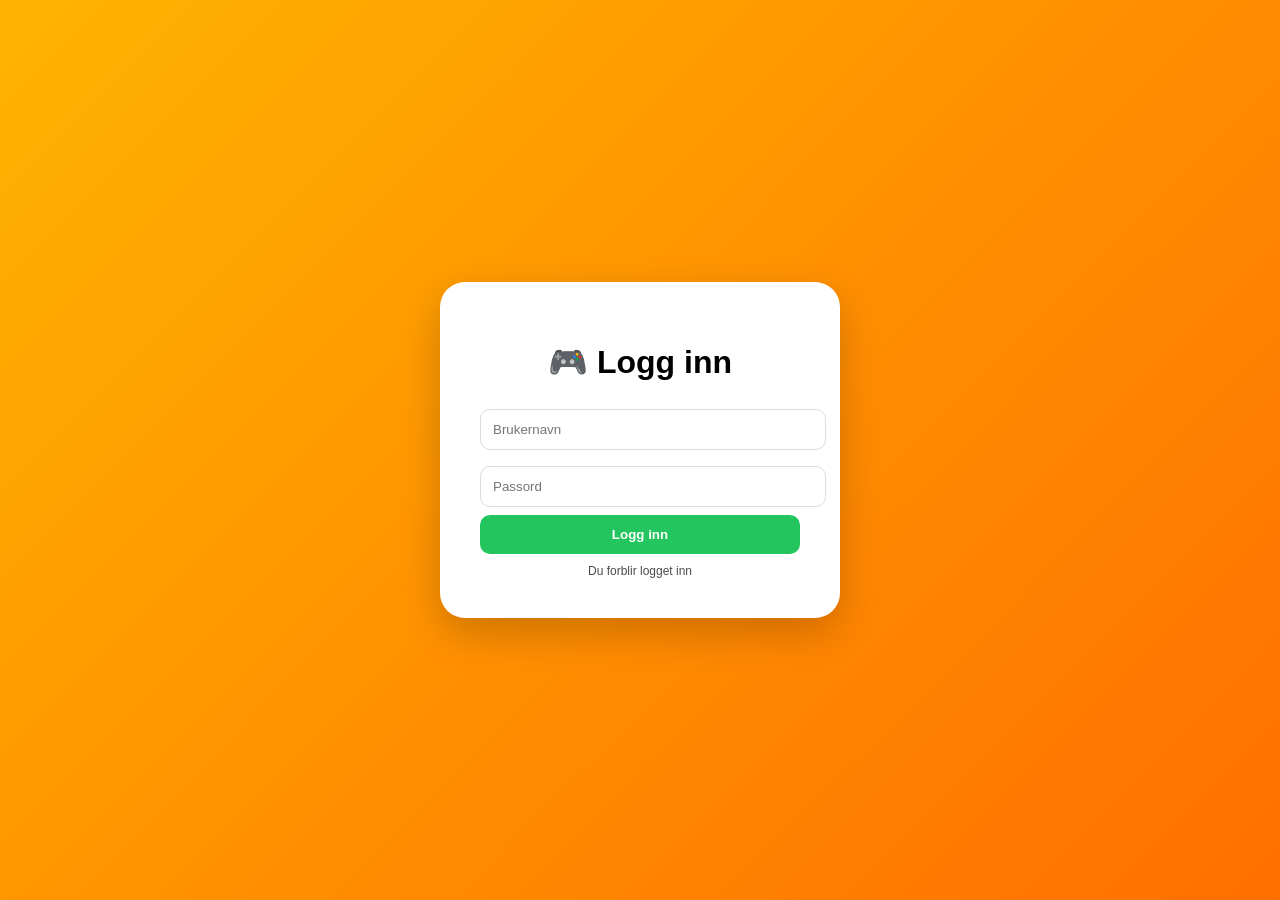
<file: index.html>
<!DOCTYPE html>
<html lang="no">
<head>
<meta charset="UTF-8">
<meta name="viewport" content="width=device-width, initial-scale=1.0">
<title>Logg inn</title>

<style>
body {
    margin: 0;
    height: 100vh;
    display: flex;
    justify-content: center;
    align-items: center;
    font-family: Arial;
    background: linear-gradient(135deg,#ffb300,#ff6f00);
}

.card {
    background: white;
    padding: 40px;
    border-radius: 25px;
    width: 320px;
    text-align: center;
    box-shadow: 0 15px 40px rgba(0,0,0,0.2);
}

h1 {
    margin-bottom: 20px;
}

input {
    width: 100%;
    padding: 12px;
    margin: 8px 0;
    border-radius: 10px;
    border: 1px solid #ddd;
}

button {
    width: 100%;
    padding: 12px;
    border: none;
    border-radius: 10px;
    background: #22c55e;
    color: white;
    font-weight: bold;
    cursor: pointer;
}

button:hover {
    background: #16a34a;
}

.small {
    margin-top: 10px;
    font-size: 12px;
    opacity: 0.7;
}
</style>
</head>

<body>

<div class="card">
    <h1>🎮 Logg inn</h1>

    <input id="name" placeholder="Brukernavn">
    <input id="code" placeholder="Passord">

    <button onclick="login()">Logg inn</button>

    <div class="small">Du forblir logget inn</div>
</div>

<script>
function login() {
    const name = document.getElementById("name").value;
    const code = document.getElementById("code").value;

    if (!name || !code) {
        alert("Skriv inn alt!");
        return;
    }

    // lagre login (PERMANENT)
    localStorage.setItem("loggedIn", "true");
    localStorage.setItem("user", name);

    // gå til hovedside
    window.location.href = "home.html";
}

// AUTO LOGIN (hvis allerede logget inn)
if (localStorage.getItem("loggedIn") === "true") {
    window.location.href = "home.html";
}
</script>

</body>
</html>
</file>
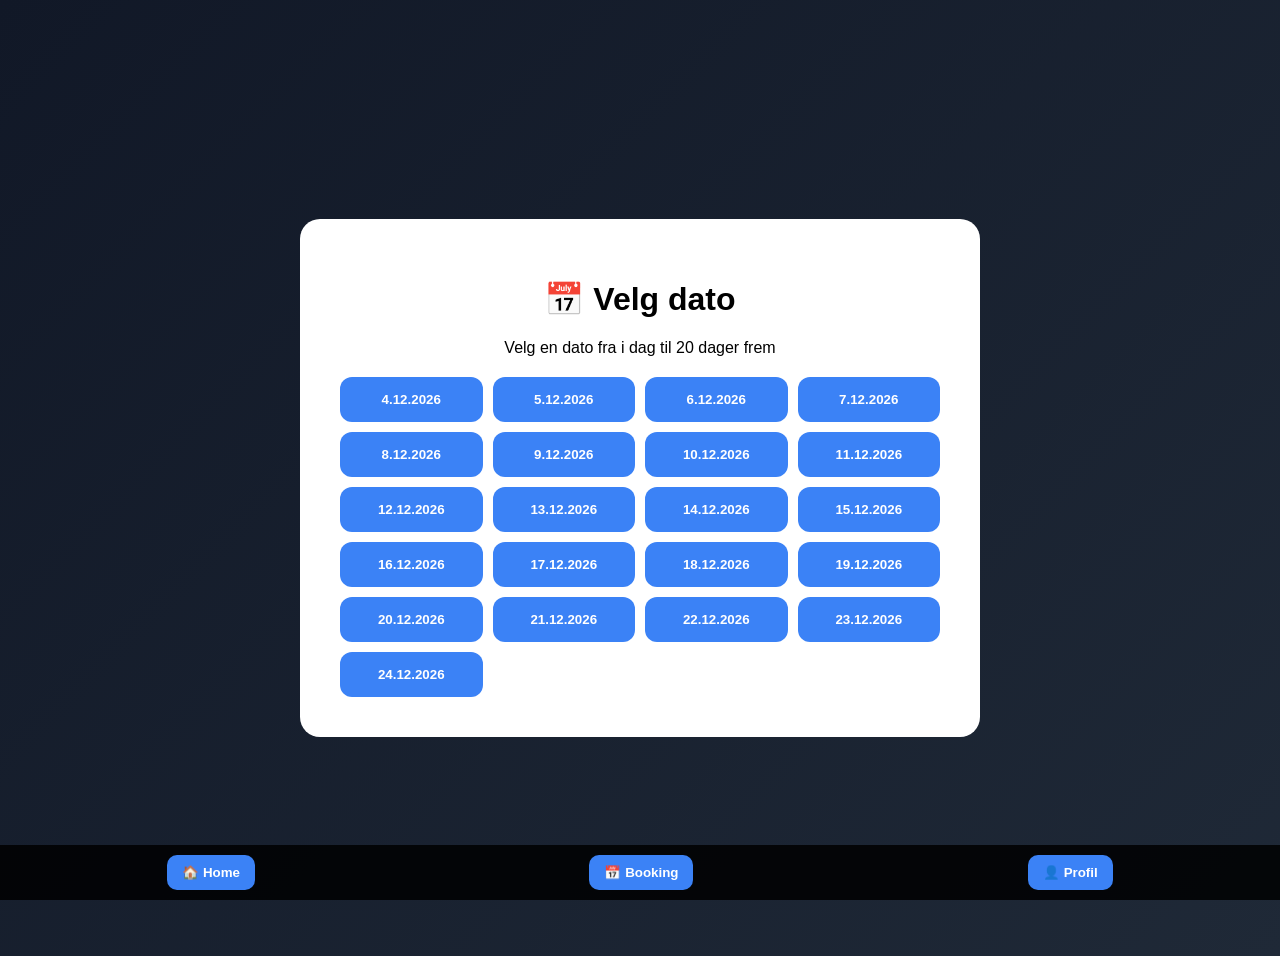
<file: booking.html>
<!DOCTYPE html>
<html lang="no">
<head>
<meta charset="UTF-8">
<meta name="viewport" content="width=device-width, initial-scale=1.0">
<title>Velg dato</title>

<style>
body {
    font-family: Arial;
    background: linear-gradient(135deg,#111827,#1f2937);
    display:flex;
    justify-content:center;
    align-items:center;
    min-height:100vh;
    padding:20px;
}

.card {
    background:white;
    padding:40px;
    border-radius:20px;
    text-align:center;
    width:100%;
    max-width:600px;
}

#dates {
    display:grid;
    grid-template-columns:repeat(auto-fit,minmax(120px,1fr));
    gap:10px;
    margin-top:20px;
}

.date-btn {
    padding:15px;
    border:none;
    border-radius:12px;
    background:#3b82f6;
    color:white;
    font-weight:bold;
    cursor:pointer;
}

.date-btn:hover {
    background:#2563eb;
}

/* 🔥 LAGT TIL (bare for at baren funker) */
.bottom-bar {
    position: fixed;
    bottom: 0;
    left: 0;
    width: 100%;
    background: rgba(0,0,0,0.85);
    display: flex;
    justify-content: space-around;
    padding: 10px 0;
}

.bottom-bar button {
    background: #3b82f6;
    border: none;
    padding: 10px 15px;
    border-radius: 10px;
    color: white;
    font-weight: bold;
    cursor: pointer;
}
</style>
</head>

<body>

<div class="card">
    <h1>📅 Velg dato</h1>
    <p>Velg en dato fra i dag til 20 dager frem</p>

    <div id="dates"></div>
</div>

<script>
const container = document.getElementById("dates");

for (let i = 0; i <= 20; i++) {
    const date = new Date();
    date.setDate(date.getDate() + i);

    const pretty = date.toLocaleDateString("no-NO");
    const iso = date.toISOString().split("T")[0];

    const btn = document.createElement("button");
    btn.className = "date-btn";
    btn.innerText = pretty;

    btn.onclick = () => {
        localStorage.setItem("dato", pretty);
        localStorage.setItem("datoISO", iso);

        window.location.href = "tid.html";
    };

    container.appendChild(btn);
}
</script>

<!-- 🔥 BUNN-BAR (samme design, bare lagt til JS funksjoner senere) -->
<div class="bottom-bar">
    <button onclick="goHome()">🏠 Home</button>
    <button onclick="goBooking()">📅 Booking</button>
    <button onclick="goProfile()">👤 Profil</button>
</div>

<!-- 🔥 LAGT TIL JS (må være for at knappene virker) -->
<script>
function goHome() {
    window.location.href = "home.html";
}

function goBooking() {
    window.location.href = "booking.html";
}

function goProfile() {
    window.location.href = "profil.html";
}
</script>

</body>
</html>
</file>
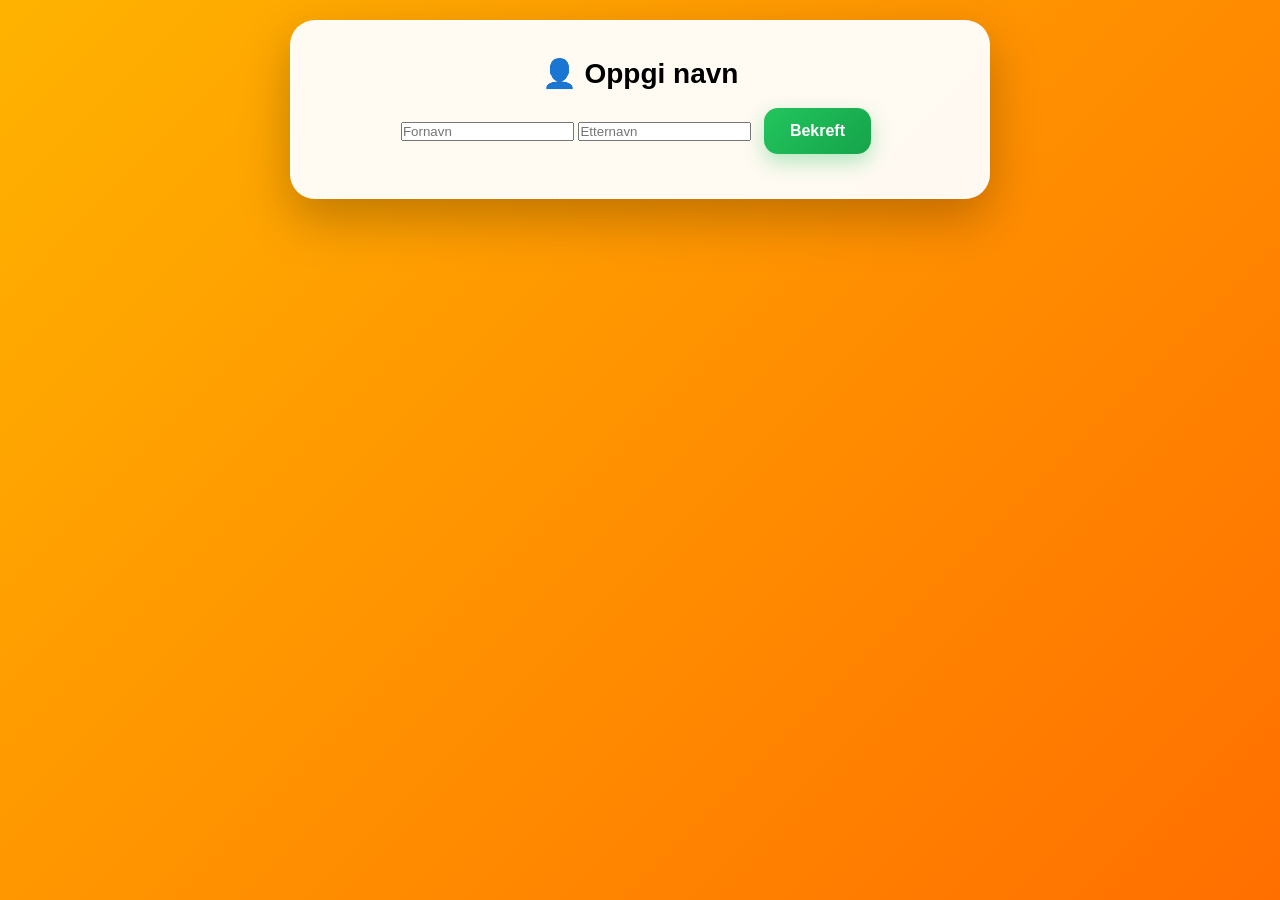
<file: details.html>
<!DOCTYPE html>
<html lang="no">
<head>
<meta charset="UTF-8">
<meta name="viewport" content="width=device-width, initial-scale=1.0">
<title>Dine opplysninger</title>
<link rel="stylesheet" href="style.css">
</head>
<body>

<div class="card">
    <h1>👤 Oppgi navn</h1>

    <input id="firstName" type="text" placeholder="Fornavn">
    <input id="lastName" type="text" placeholder="Etternavn">

    <button class="btn yes" onclick="saveData()">
        Bekreft
    </button>
</div>

<script>
function saveData() {

    const first = document.getElementById("firstName").value;
    const last = document.getElementById("lastName").value;

    if(!first || !last){
        alert("Fyll inn både fornavn og etternavn.");
        return;
    }

    localStorage.setItem("fornavn", first);
    localStorage.setItem("etternavn", last);
    const pakke = localStorage.getItem("pakke");

    window.location.href = "success.html";
}
</script>

</body>
</html>
</file>
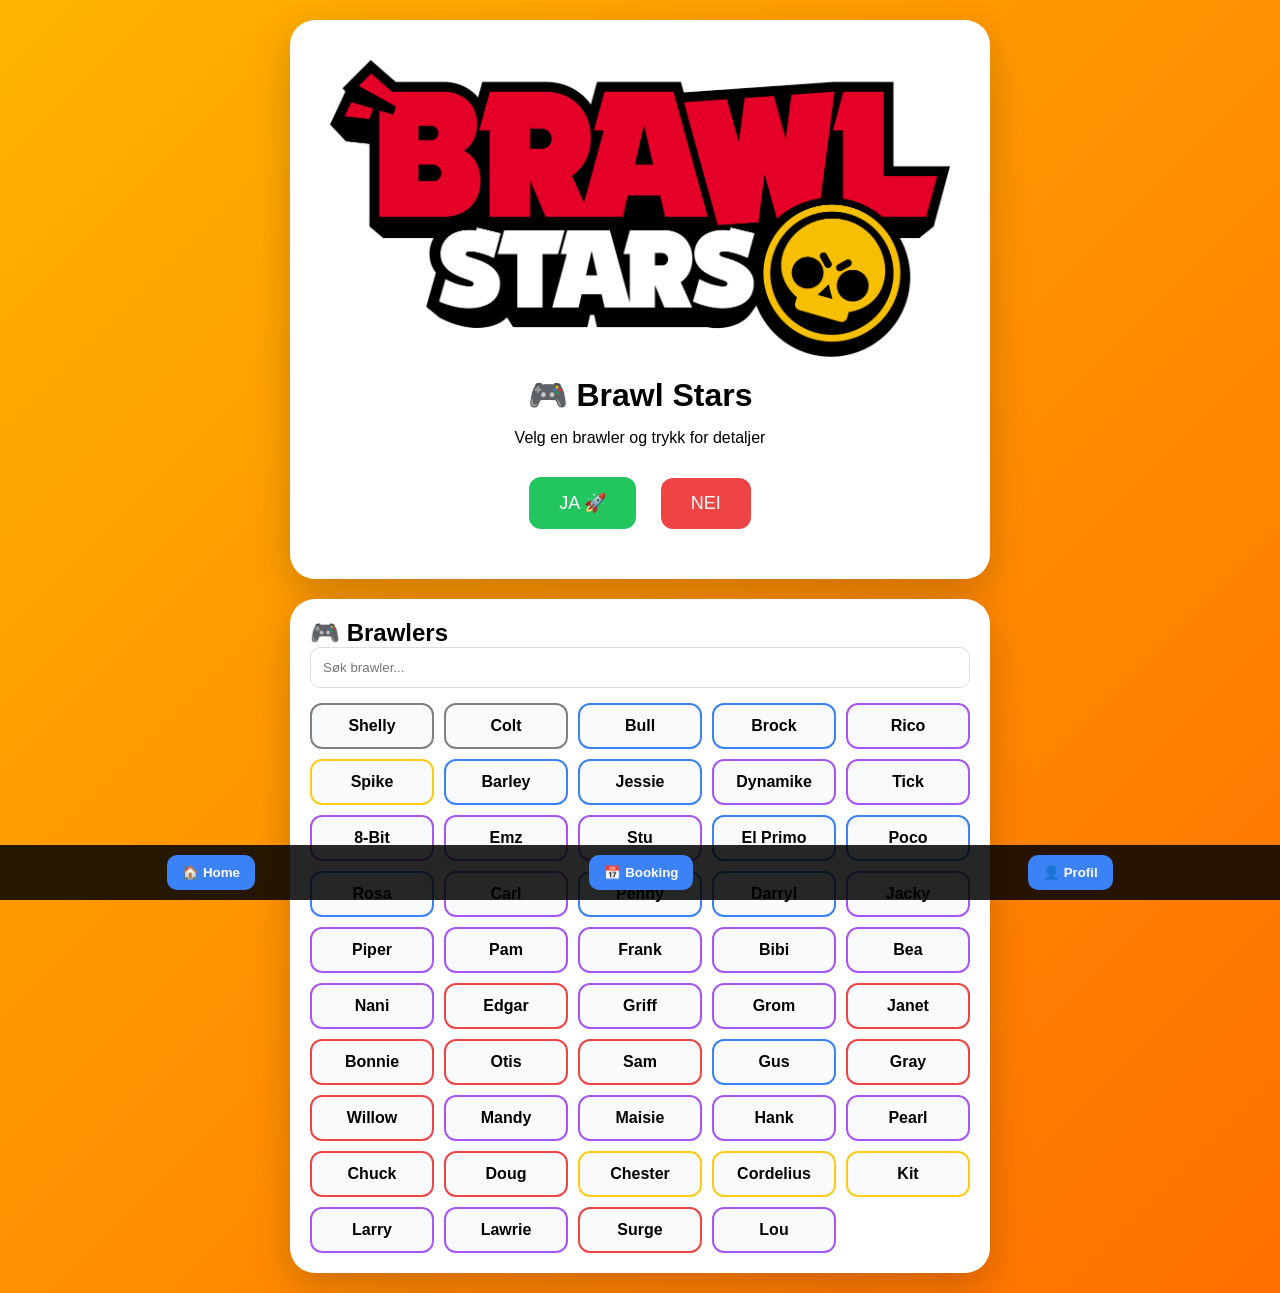
<file: home.html>
<!DOCTYPE html>
<html lang="no">
<head>
<meta charset="UTF-8">
<meta name="viewport" content="width=device-width, initial-scale=1.0">
<title>Brawl Stars Invitasjon</title>

<style>
*{
    margin:0;
    padding:0;
    box-sizing:border-box;
}

body{
    min-height:100vh;
    display:flex;
    justify-content:center;
    align-items:center;
    background:linear-gradient(135deg,#ffb300,#ff6f00);
    font-family:Arial,sans-serif;
    padding:20px;
    flex-direction:column;
}

/* CARD */
.card{
    background:white;
    padding:40px;
    border-radius:25px;
    text-align:center;
    max-width:700px;
    width:100%;
    box-shadow:0 15px 40px rgba(0,0,0,.2);
    margin-bottom:20px;
}

h1{ margin-bottom:15px; }
p{ margin-bottom:20px; }

.btn{
    border:none;
    padding:15px 30px;
    border-radius:12px;
    cursor:pointer;
    font-size:18px;
    margin:10px;
    transition:.3s;
}

.btn:hover{ transform:scale(1.05); }

.yes{ background:#22c55e; color:white; }
.no{ background:#ef4444; color:white; }

.message{
    margin-top:20px;
    padding:20px;
    background:#f3f4f6;
    border-radius:15px;
}

/* BRAWLERS */
.brawler-section{
    background:white;
    max-width:700px;
    width:100%;
    padding:20px;
    border-radius:25px;
    box-shadow:0 15px 40px rgba(0,0,0,.2);
}

#searchInput{
    width:100%;
    padding:12px;
    border-radius:10px;
    border:1px solid #ddd;
    margin-bottom:15px;
}

.grid{
    display:grid;
    grid-template-columns:repeat(auto-fit,minmax(120px,1fr));
    gap:10px;
}

.brawler-card{
    background:#f9fafb;
    padding:12px;
    border-radius:12px;
    cursor:pointer;
    text-align:center;
    font-weight:bold;
    transition:.2s;
}

.brawler-card:hover{
    transform:scale(1.05);
}

/* rarity */
.rarity-common{border:2px solid gray;}
.rarity-rare{border:2px solid #3b82f6;}
.rarity-epic{border:2px solid #a855f7;}
.rarity-mythic{border:2px solid #ef4444;}
.rarity-legendary{border:2px solid #facc15;}

/* BOTTOM BAR */
.bottom-bar{
    position:fixed;
    bottom:0;
    left:0;
    width:100%;
    background:rgba(0,0,0,0.85);
    display:flex;
    justify-content:space-around;
    padding:10px 0;
    z-index:9999;
}

.bottom-bar button{
    background:#3b82f6;
    border:none;
    padding:10px 15px;
    border-radius:10px;
    color:white;
    font-weight:bold;
    cursor:pointer;
}

.bottom-bar button:hover{
    background:#2563eb;
}
</style>
</head>

<body>

<!-- TOP CARD -->
<div class="card">

<img src="images/brwal.png" style="width:100%;border-radius:20px;margin-bottom:15px;">

<h1>🎮 Brawl Stars</h1>
<p>Velg en brawler og trykk for detaljer</p>

<button class="btn yes" onclick="window.location.href='booking.html'">
    JA 🚀
</button>

<button class="btn no" onclick="showNo()">NEI</button>

<div id="noBox"></div>

</div>

<!-- BRAWLERS -->
<div class="brawler-section">

<h2>🎮 Brawlers</h2>

<input id="searchInput" placeholder="Søk brawler...">

<div class="grid" id="grid"></div>

</div>

<!-- BOTTOM BAR -->
<div class="bottom-bar">
    <button onclick="goHome()">🏠 Home</button>
    <button onclick="goBooking()">📅 Booking</button>
    <button onclick="goProfile()">👤 Profil</button>
</div>

<script>

function goHome(){
    window.location.href = "index.html";
}

function goBooking(){
    window.location.href = "booking.html";
}

function goProfile(){
    window.location.href = "profil.html";
}

function showNo(){
    document.getElementById("noBox").innerHTML = `
        <div class="message">
            <h3>😢 Ok da...</h3>
            <button class="btn yes" onclick="document.getElementById('noBox').innerHTML=''">Tilbake</button>
        </div>
    `;
}

/* BRAWLERS */
const brawlers = [
{name:"Shelly", rarity:"common"},
{name:"Colt", rarity:"common"},
{name:"Bull", rarity:"rare"},
{name:"Brock", rarity:"rare"},
{name:"Rico", rarity:"epic"},
{name:"Spike", rarity:"legendary"},
{name:"Barley", rarity:"rare"},
{name:"Jessie", rarity:"rare"},
{name:"Dynamike", rarity:"epic"},
{name:"Tick", rarity:"epic"},
{name:"8-Bit", rarity:"epic"},
{name:"Emz", rarity:"epic"},
{name:"Stu", rarity:"epic"},
{name:"El Primo", rarity:"rare"},
{name:"Poco", rarity:"rare"},
{name:"Rosa", rarity:"rare"},
{name:"Carl", rarity:"epic"},
{name:"Penny", rarity:"rare"},
{name:"Darryl", rarity:"rare"},
{name:"Jacky", rarity:"epic"},
{name:"Piper", rarity:"epic"},
{name:"Pam", rarity:"epic"},
{name:"Frank", rarity:"epic"},
{name:"Bibi", rarity:"epic"},
{name:"Bea", rarity:"epic"},
{name:"Nani", rarity:"epic"},
{name:"Edgar", rarity:"mythic"},
{name:"Griff", rarity:"epic"},
{name:"Grom", rarity:"epic"},
{name:"Janet", rarity:"mythic"},
{name:"Bonnie", rarity:"mythic"},
{name:"Otis", rarity:"mythic"},
{name:"Sam", rarity:"mythic"},
{name:"Gus", rarity:"rare"},
{name:"Gray", rarity:"mythic"},
{name:"Willow", rarity:"mythic"},
{name:"Mandy", rarity:"epic"},
{name:"Maisie", rarity:"epic"},
{name:"Hank", rarity:"epic"},
{name:"Pearl", rarity:"epic"},
{name:"Chuck", rarity:"mythic"},
{name:"Doug", rarity:"mythic"},
{name:"Chester", rarity:"legendary"},
{name:"Cordelius", rarity:"legendary"},
{name:"Kit", rarity:"legendary"},
{name:"Larry", rarity:"epic"},
{name:"Lawrie", rarity:"epic"},
{name:"Surge", rarity:"mythic"},
{name:"Lou", rarity:"epic"}
];

function getFavs(){
    return JSON.parse(localStorage.getItem("favs") || "[]");
}

function toggleFav(name){
    let favs = getFavs();

    if(favs.includes(name)){
        favs = favs.filter(f => f !== name);
    } else {
        favs.push(name);
    }

    localStorage.setItem("favs", JSON.stringify(favs));
    render(brawlers);
}

const grid = document.getElementById("grid");
const searchInput = document.getElementById("searchInput");

function render(list){
    const favs = getFavs();
    grid.innerHTML = "";

    list.forEach(b => {
        const div = document.createElement("div");
        div.className = "brawler-card rarity-" + b.rarity;

        div.innerHTML = (favs.includes(b.name) ? "⭐ " : "") + b.name;

        div.onclick = () => {
            window.location.href = "brawler.html?name=" + encodeURIComponent(b.name);
        };

        div.oncontextmenu = (e) => {
            e.preventDefault();
            toggleFav(b.name);
        };

        grid.appendChild(div);
    });
}

render(brawlers);

searchInput.addEventListener("input", e => {
    const value = e.target.value.toLowerCase();
    render(brawlers.filter(b => b.name.toLowerCase().includes(value)));
});

</script>

</body>
</html>
</file>
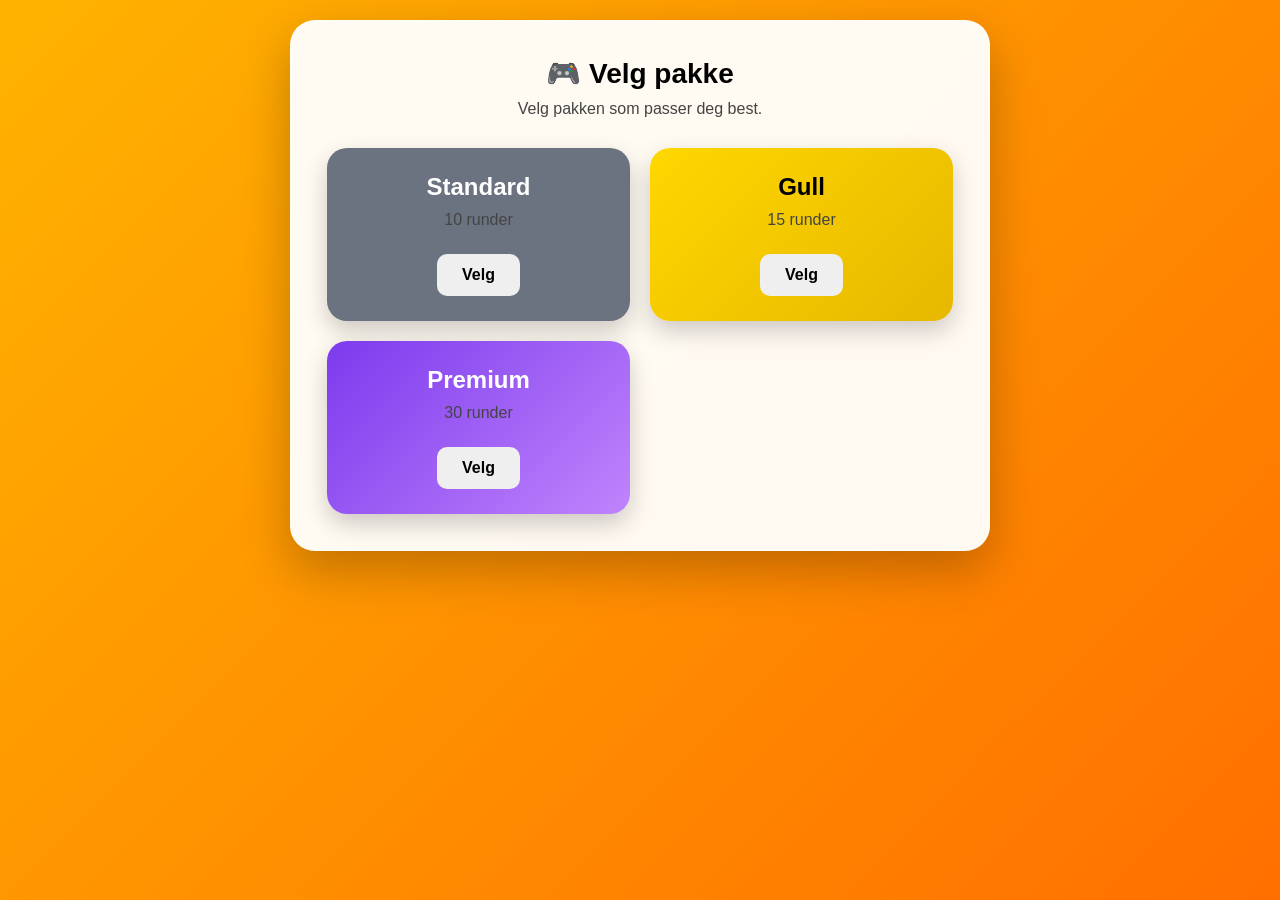
<file: packages.html>
<!DOCTYPE html>
<html lang="no">
<head>
<meta charset="UTF-8">
<meta name="viewport" content="width=device-width, initial-scale=1.0">
<title>Velg pakke</title>
<link rel="stylesheet" href="style.css">

<style>
.packages{
    display:grid;
    grid-template-columns:repeat(auto-fit,minmax(220px,1fr));
    gap:20px;
    margin-top:30px;
}

.package{
    padding:25px;
    border-radius:20px;
    color:white;
    text-align:center;
    box-shadow:0 10px 25px rgba(0,0,0,.2);
}

.standard{
    background:#6b7280;
}

.gold{
    background:linear-gradient(135deg,#FFD700,#E6B800);
    color:black;
}

.premium{
    background:linear-gradient(135deg,#7c3aed,#c084fc);
}

.package h2{
    margin-bottom:10px;
}

.package p{
    margin:10px 0;
}

.select-btn{
    margin-top:15px;
    border:none;
    padding:12px 25px;
    border-radius:10px;
    cursor:pointer;
    font-size:16px;
    font-weight:bold;
}
</style>
</head>
<body>

<div class="card">

    <h1>🎮 Velg pakke</h1>
    <p>Velg pakken som passer deg best.</p>

    <div class="packages">

        <div class="package standard">
            <h2>Standard</h2>
            <p>10 runder</p>
            <button class="select-btn" onclick="choosePackage('Standard - 10 runder')">
                Velg
            </button>
        </div>

        <div class="package gold">
            <h2>Gull</h2>
            <p>15 runder</p>
            <button class="select-btn" onclick="choosePackage('Gull - 15 runder')">
                Velg
            </button>
        </div>

        <div class="package premium">
            <h2>Premium</h2>
            <p>30 runder</p>
            <button class="select-btn" onclick="choosePackage('Premium - 30 runder')">
                Velg
            </button>
        </div>

    </div>

</div>

<script>
function choosePackage(pkg){
    localStorage.setItem("pakke", pkg);
    window.location.href = "details.html";
}
</script>

</body>
</html>
</file>
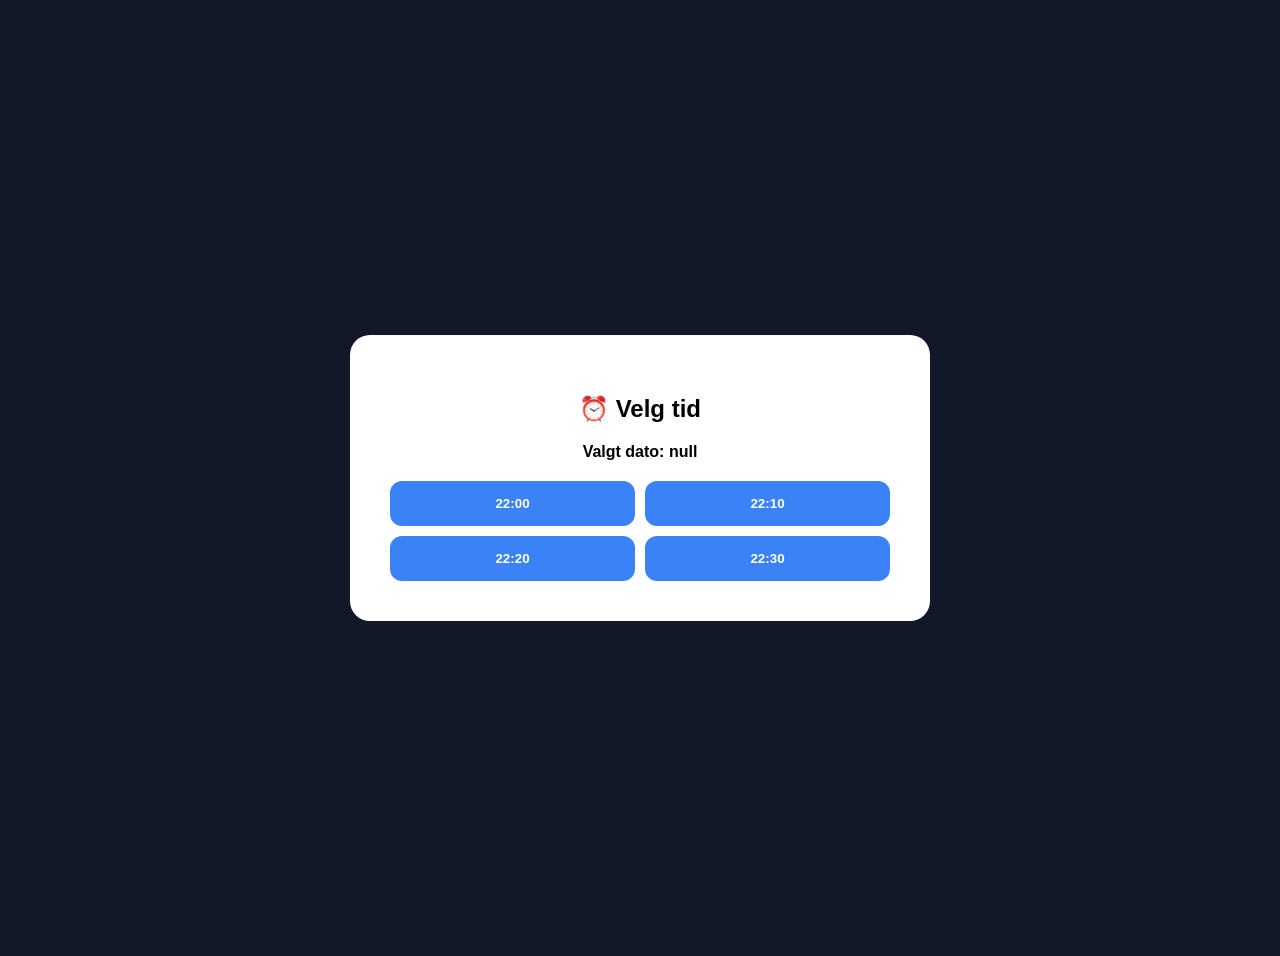
<file: tid.html>
<!DOCTYPE html>
<html lang="no">
<head>
<meta charset="UTF-8">
<meta name="viewport" content="width=device-width, initial-scale=1.0">
<title>Velg tid</title>

<style>
body {
    font-family: Arial;
    background:#111827;
    display:flex;
    justify-content:center;
    align-items:center;
    min-height:100vh;
    padding:20px;
}

.card {
    background:white;
    padding:40px;
    border-radius:20px;
    text-align:center;
    width:100%;
    max-width:500px;
}

.times {
    display:grid;
    grid-template-columns:repeat(2,1fr);
    gap:10px;
    margin-top:20px;
}

button {
    padding:15px;
    border:none;
    border-radius:12px;
    background:#3b82f6;
    color:white;
    font-weight:bold;
    cursor:pointer;
}

button:hover {
    background:#2563eb;
}

.date {
    font-weight:bold;
    margin-bottom:10px;
}
</style>
</head>

<body>

<div class="card">
    <h2>⏰ Velg tid</h2>
    <div class="date" id="date"></div>

    <div class="times">
        <button onclick="velg('22:00')">22:00</button>
        <button onclick="velg('22:10')">22:10</button>
        <button onclick="velg('22:20')">22:20</button>
        <button onclick="velg('22:30')">22:30</button>
    </div>
</div>

<script>
document.getElementById("date").innerText =
"Valgt dato: " + localStorage.getItem("dato");

function velg(tid){
    localStorage.setItem("tid", tid);
    window.location.href = "packages.html";
}
</script>

</body>
</html>
</file>
<file: style.css>
*{
    margin:0;
    padding:0;
    box-sizing:border-box;
}

body{
    min-height:100vh;
    background:linear-gradient(135deg,#ffb300,#ff6f00);
    font-family:Arial,sans-serif;
    padding:20px;

    display:flex;
    flex-direction:column;
    align-items:center;
    gap:20px;
}

/* 🌟 MAIN CARD */
.card{
    background:rgba(255,255,255,0.95);
    backdrop-filter: blur(10px);
    padding:35px;
    border-radius:25px;
    text-align:center;
    max-width:700px;
    width:100%;
    box-shadow:0 20px 50px rgba(0,0,0,0.25);
    border:2px solid rgba(255,255,255,0.4);
}

.card h1{
    margin-bottom:10px;
    font-size:28px;
}

.card p{
    color:#444;
    margin-bottom:15px;
}

/* 🎮 BUTTONS */
.btn{
    border:none;
    padding:14px 26px;
    border-radius:14px;
    cursor:pointer;
    font-size:16px;
    margin:8px;
    transition:0.2s;
    font-weight:bold;
}

.btn:hover{
    transform:scale(1.05);
}

/* GREEN / RED */
.yes{
    background:linear-gradient(135deg,#22c55e,#16a34a);
    color:white;
    box-shadow:0 8px 20px rgba(34,197,94,0.35);
}

.no{
    background:linear-gradient(135deg,#ef4444,#b91c1c);
    color:white;
    box-shadow:0 8px 20px rgba(239,68,68,0.35);
}

/* 🎮 BRAWLER SECTION */
.brawler-section{
    background:rgba(255,255,255,0.95);
    backdrop-filter: blur(10px);
    max-width:700px;
    width:100%;
    padding:25px;
    border-radius:25px;
    box-shadow:0 20px 50px rgba(0,0,0,0.25);
}

.brawler-section h2{
    margin-bottom:10px;
}

/* 🔍 SEARCH */
#searchInput{
    width:100%;
    padding:12px;
    border-radius:12px;
    border:2px solid #eee;
    margin-bottom:15px;
    font-size:15px;
    outline:none;
    transition:0.2s;
}

#searchInput:focus{
    border-color:#ffb300;
    box-shadow:0 0 10px rgba(255,179,0,0.4);
}

/* 🎯 GRID */
.grid{
    display:grid;
    grid-template-columns:repeat(auto-fit,minmax(120px,1fr));
    gap:12px;
}

/* 🎴 BRAWLER CARD */
.brawler-card{
    background:white;
    padding:12px;
    border-radius:14px;
    cursor:pointer;
    text-align:center;
    font-weight:bold;
    transition:0.2s;

    box-shadow:0 6px 15px rgba(0,0,0,0.08);
}

.brawler-card:hover{
    transform:scale(1.06);
    box-shadow:0 10px 25px rgba(0,0,0,0.15);
}

/* ⭐ RARITY COLORS */
.rarity-common{border:2px solid #9ca3af;}
.rarity-rare{border:2px solid #3b82f6;}
.rarity-epic{border:2px solid #a855f7;}
.rarity-mythic{border:2px solid #ef4444;}
.rarity-legendary{border:2px solid #facc15;}

/* 💬 MESSAGE */
.message{
    margin-top:15px;
    padding:15px;
    background:#f3f4f6;
    border-radius:15px;
}
</file>
